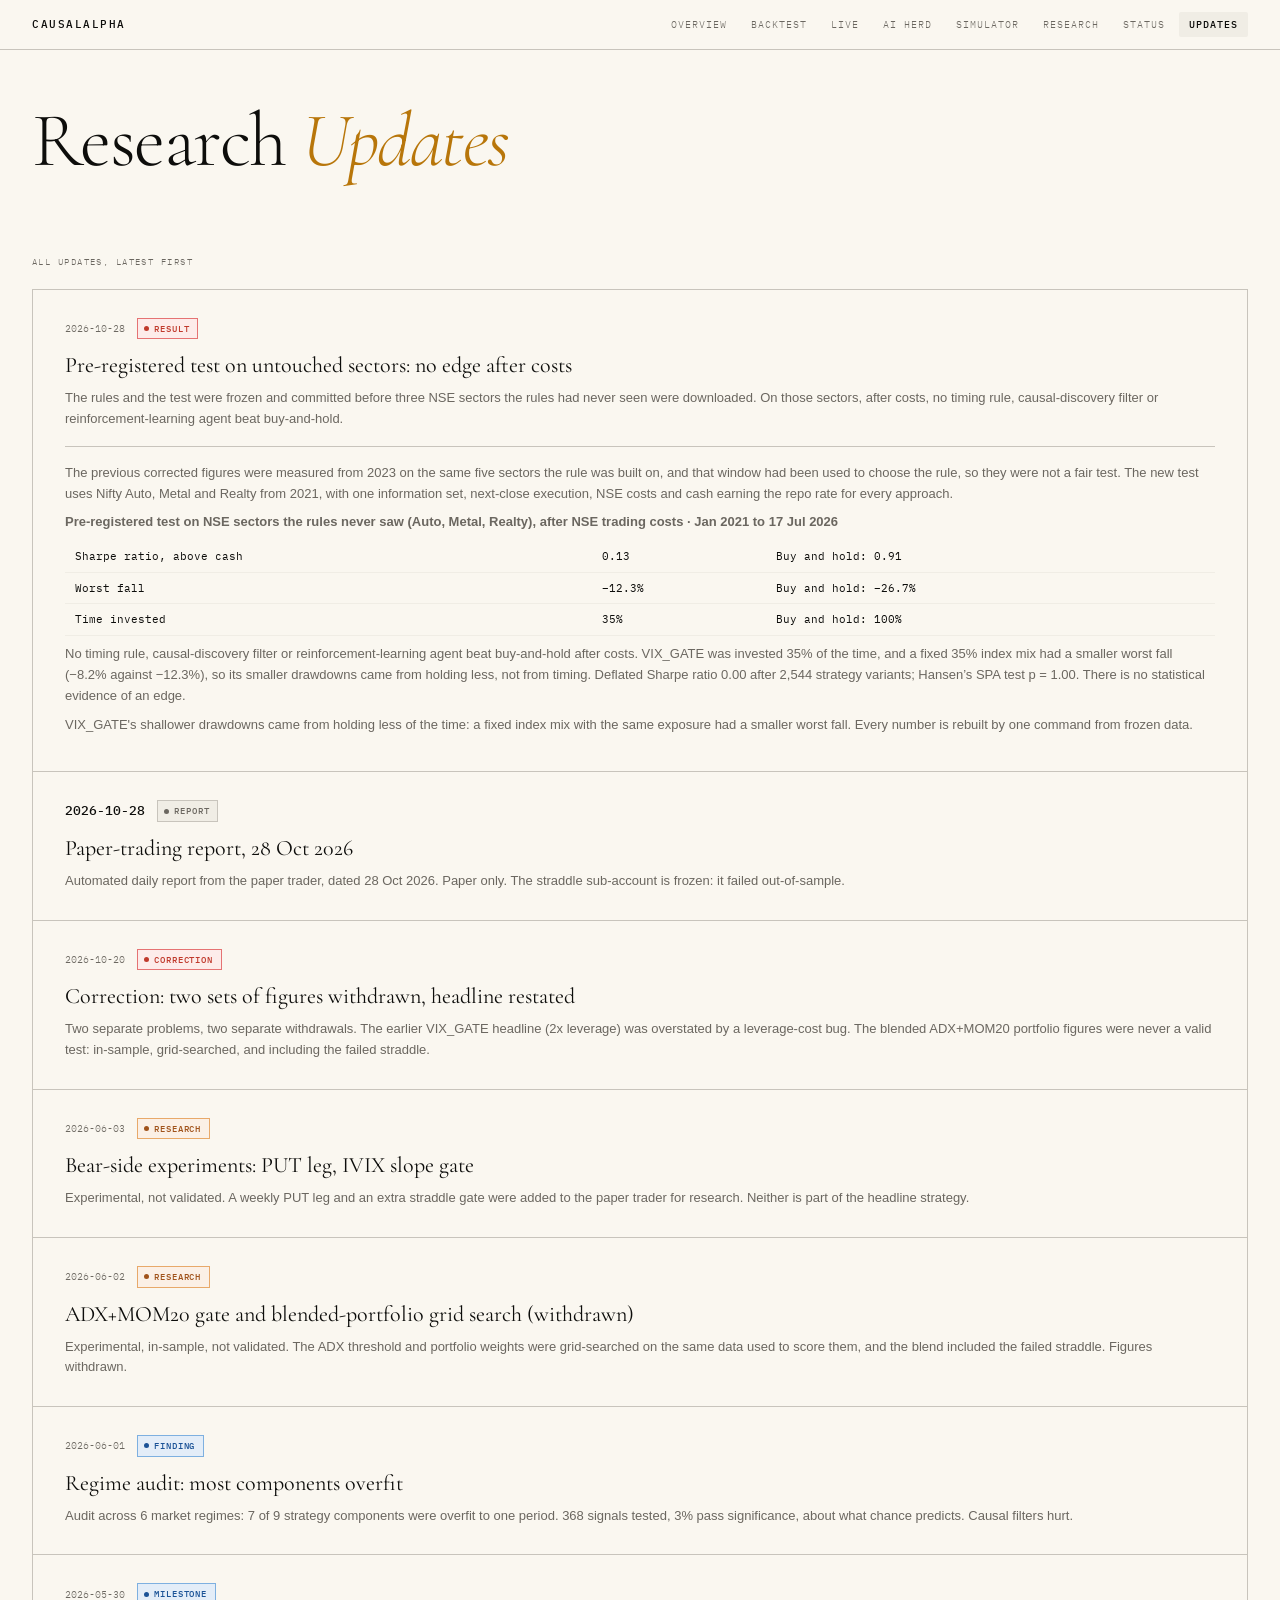
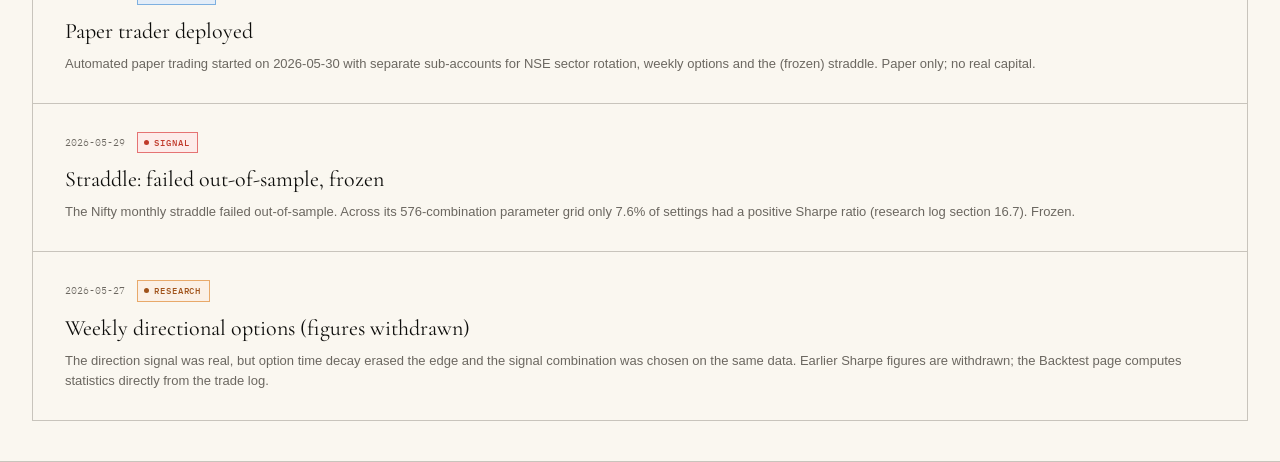
<file: news.html>
<!DOCTYPE html>
<html lang="en">
<head>
<meta charset="UTF-8"><meta name="viewport" content="width=device-width, initial-scale=1.0">
<title>Updates: CausalAlpha</title>
<link rel="preconnect" href="https://fonts.googleapis.com">
<link rel="preconnect" href="https://fonts.gstatic.com" crossorigin>
<link href="https://fonts.googleapis.com/css2?family=Cormorant+Garamond:ital,wght@0,300;0,400;0,600;1,300;1,400&family=IBM+Plex+Mono:wght@300;400;500&display=swap" rel="stylesheet">
<link rel="stylesheet" href="shared.css">
<script src="shared.js"></script>
</head>
<body>
<script>renderNav('news')</script>

<div class="container">
  <div class="page-title">Research <em>Updates</em></div>
</div>

<section class="section-sm">
  <div class="container">
    <p class="section-label">All updates, latest first</p>
    <div class="news-feed reveal" id="news-feed"></div>
  </div>
</section>

<script>
// Superseded figures from earlier entries are not repeated here: the corrected
// headline is the only performance claim, and it is loaded from headline.json.
const MILESTONES = [
  {
    date: '2026-10-28', type: 'RESULT', badge: 'fail', id: 'prereg',
    title: 'Pre-registered test on untouched sectors: no edge after costs',
    summary: 'The rules and the test were frozen and committed before three NSE sectors the rules had never seen were downloaded. On those sectors, after costs, no timing rule, causal-discovery filter or reinforcement-learning agent beat buy-and-hold.',
    body: `<p>The previous corrected figures were measured from 2023 on the same five sectors the rule was built on, and that window had been used to choose the rule, so they were not a fair test. The new test uses Nifty Auto, Metal and Realty from 2021, with one information set, next-close execution, NSE costs and cash earning the repo rate for every approach.</p>
    <div id="news-headline"><p>Loading figures</p></div>
    <p>VIX_GATE's shallower drawdowns came from holding less of the time: a fixed index mix with the same exposure had a smaller worst fall. Every number is rebuilt by one command from frozen data.</p>`
  },
  {
    date: '2026-10-20', type: 'CORRECTION', badge: 'fail', id: 'correction',
    title: 'Correction: two sets of figures withdrawn, headline restated',
    summary: 'Two separate problems, two separate withdrawals. The earlier VIX_GATE headline (2x leverage) was overstated by a leverage-cost bug. The blended ADX+MOM20 portfolio figures were never a valid test: in-sample, grid-searched, and including the failed straddle.',
    body: `<p><strong>1. VIX_GATE headline, leverage-cost bug.</strong> The earlier VIX_GATE Sharpe and annual return were run at 2x leverage while trading costs were charged as if the position were 1x. The bug is fixed in every backtester and covered by tests. A second bug forced the strategy into cash for the first 20 trading days of every test window while its indicators warmed up; that is fixed too. The figures recomputed then were later withdrawn as well; see the 28 Oct entry.</p>
    <p><strong>2. Blended ADX+MOM20 portfolio, in-sample.</strong> This blend was once shown as the headline. Its figures are withdrawn for a different reason: they were in-sample, the ADX threshold and weights were grid-searched on the same data used to score them, and the blend included the failed straddle. It was never validated and now sits under Experimental on the Backtest page.</p>`
  },
  {
    date: '2026-06-03', type: 'RESEARCH', badge: 'warn',
    title: 'Bear-side experiments: PUT leg, IVIX slope gate',
    summary: 'Experimental, not validated. A weekly PUT leg and an extra straddle gate were added to the paper trader for research. Neither is part of the headline strategy.',
    body: `<p>PUT leg: <code>bear_score ≥ 5 AND bear_score &gt; bull_score AND VIX &lt; 25</code> enters an ATM PUT on Monday and exits Tuesday. Paper only.</p>
    <p>IVIX slope gate: a proxy for VIX term-structure backwardation (Johnson 2017, JFQA), added as a further straddle gate. The straddle itself remains frozen.</p>
    <p>Research verdict: India's transaction-cost stack makes pairs and single-stock-future shorting unviable at monthly frequency.</p>`
  },
  {
    date: '2026-06-02', type: 'RESEARCH', badge: 'warn',
    title: 'ADX+MOM20 gate and blended-portfolio grid search (withdrawn)',
    summary: 'Experimental, in-sample, not validated. The ADX threshold and portfolio weights were grid-searched on the same data used to score them, and the blend included the failed straddle. Figures withdrawn.',
    body: `<p>A PCA audit found the 8 composite signals genuinely independent (7 components for 90% of variance). Variable leverage made drawdowns far worse and was closed.</p>
    <p>A bug was fixed in the paper trader: when the gate was off it held the sector at 1x instead of going to cash as the backtest assumed.</p>`
  },
  {
    date: '2026-06-01', type: 'FINDING', badge: 'research',
    title: 'Regime audit: most components overfit',
    summary: 'Audit across 6 market regimes: 7 of 9 strategy components were overfit to one period. 368 signals tested, 3% pass significance, about what chance predicts. Causal filters hurt.',
    body: `<p><strong>Overfit components:</strong> rate_shock_gate (tuned to the 2022 peak), momentum_bleed_gate (2017-specific), a weekly directional signal set (failed out-of-sample), sector exclusions, and the 576-combination straddle grid.</p>
    <p><strong>Causal signals:</strong> adding causal filters to the VIX gate lowered the Sharpe ratio. The relationships are real (the US S&amp;P 500 Granger-causes Indian sector returns) but already embedded in the VIX signal.</p>
    <p><strong>Gap:</strong> no validated strategy for a prolonged bear market.</p>`
  },
  {
    date: '2026-05-30', type: 'MILESTONE', badge: 'research',
    title: 'Paper trader deployed',
    summary: 'Automated paper trading started on 2026-05-30 with separate sub-accounts for NSE sector rotation, weekly options and the (frozen) straddle. Paper only; no real capital.',
    body: `<p>Current paper positions and NAV are on the Live page, read from paper_state.json.</p>`
  },
  {
    date: '2026-05-29', type: 'SIGNAL', badge: 'fail',
    title: 'Straddle: failed out-of-sample, frozen',
    summary: 'The Nifty monthly straddle failed out-of-sample. Across its 576-combination parameter grid only 7.6% of settings had a positive Sharpe ratio (research log section 16.7). Frozen.',
    body: `<p>The in-sample result came from many tuned parameters on few trades, a classic overfitting pattern. Any straddle on the Live page is a paper record only.</p>`
  },
  {
    date: '2026-05-27', type: 'RESEARCH', badge: 'warn',
    title: 'Weekly directional options (figures withdrawn)',
    summary: 'The direction signal was real, but option time decay erased the edge and the signal combination was chosen on the same data. Earlier Sharpe figures are withdrawn; the Backtest page computes statistics directly from the trade log.',
    body: `<p>Tuesday-close exits beat Thursday-close exits across the combinations tested.</p>`
  },
];

const feed = document.getElementById('news-feed');

loadMarkdown('data/live/reports/latest.md')
  .then(md => renderAll(md, null))
  .catch(err => renderAll(null, err));

function renderAll(reportMd, reportErr) {
  const items = [...MILESTONES];
  if (reportMd) {
    const m = reportMd.match(/\d{4}-\d{2}-\d{2}/);
    const when = m ? fmtDayMonthYear(m[0]) : 'date unknown';
    items.splice(1, 0, {
      date: m ? m[0] : 'date unknown', type: 'REPORT', badge: 'idle', html: true,
      title: 'Paper-trading report, ' + when,
      summary: 'Automated daily report from the paper trader, dated ' + when + '. Paper only. The straddle sub-account is frozen: it failed out-of-sample.',
      body: '<p class="report-date">Report date: <strong>' + esc(m ? m[0] : 'unknown') + '</strong></p>' +
        '<div class="report-content">' + markFrozenStraddle(renderMarkdown(reportMd)) + '</div>'
    });
  }

  feed.innerHTML = items.map((item, i) => `
    <div class="news-card${item.type === 'REPORT' ? ' news-report' : ''}">
      <h3 class="news-head">
        <button type="button" class="news-toggle" aria-expanded="${i === 0}" aria-controls="news-body-${i}">
          <span class="news-card-header">
            <span class="news-date">${esc(item.date)}</span>
            <span class="badge ${esc(item.badge)}">${esc(item.type)}</span>
          </span>
          <span class="news-title">${esc(item.title)}</span>
          <span class="news-summary">${esc(item.summary)}</span>
        </button>
      </h3>
      <div class="news-body${i === 0 ? ' open' : ''}" id="news-body-${i}">${item.body}</div>
    </div>
  `).join('');
  feed.querySelectorAll('.news-toggle').forEach(btn => btn.addEventListener('click', () => toggleCard(btn)));

  if (reportErr) {
    feed.insertAdjacentHTML('afterbegin', '<div id="report-error"></div>');
    loadError(document.getElementById('report-error'), 'latest paper-trading report', reportErr);
  }

  loadHeadline().then(h => {
    document.getElementById('news-headline').innerHTML =
      '<p><strong>' + esc(headlineBasis(h)) + '</strong></p><table><tbody>' +
      headlineCells(h).map(c => '<tr><td>' + esc(c.label) + '</td><td>' + esc(c.value) + '</td><td>' + esc(c.sub) + '</td></tr>').join('') +
      '</tbody></table><p>' + esc(headlineVerdict(h) + ' ' + headlineEvidence(h)) + '</p>';
  }).catch(err => headlineError(document.getElementById('news-headline'), err));
}

function toggleCard(btn) {
  const body = document.getElementById(btn.getAttribute('aria-controls'));
  if (!body) return;
  const open = body.classList.toggle('open');
  btn.setAttribute('aria-expanded', String(open));
}
</script>
</body>
</html>
</file>
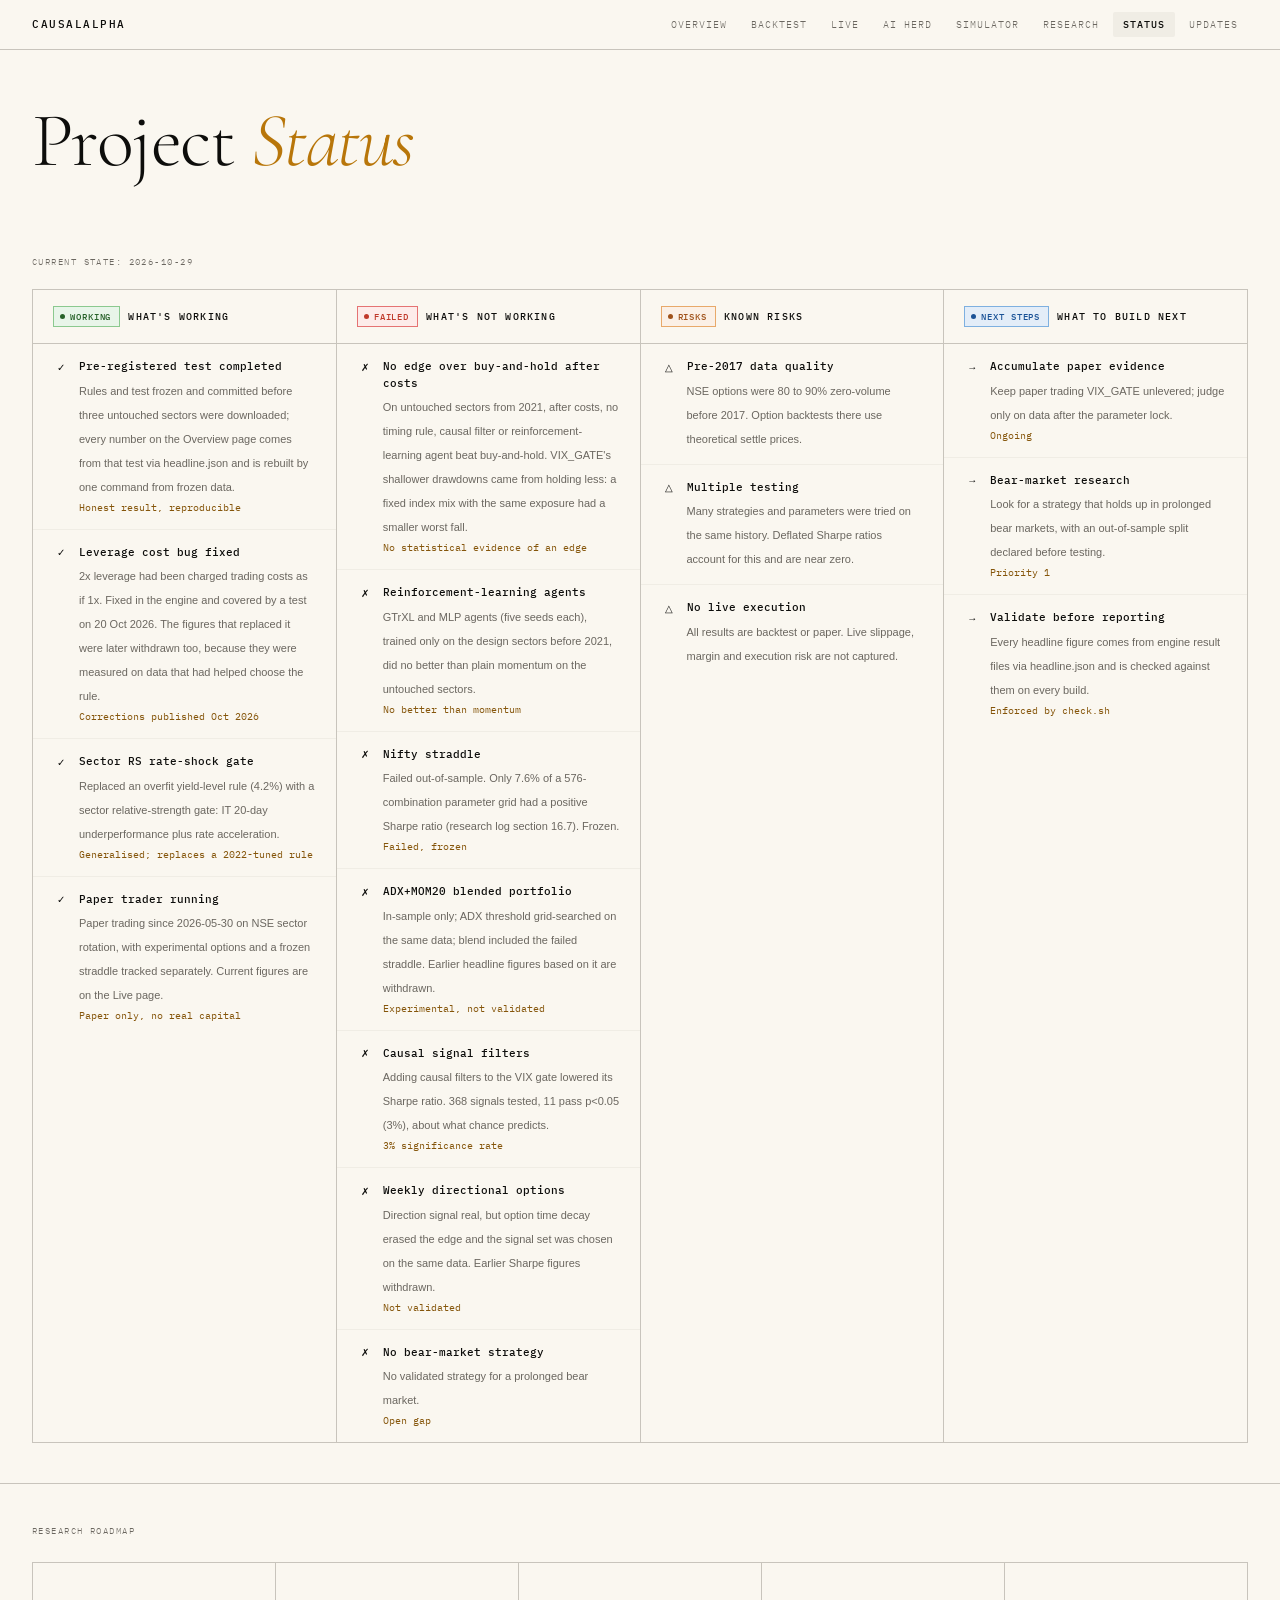
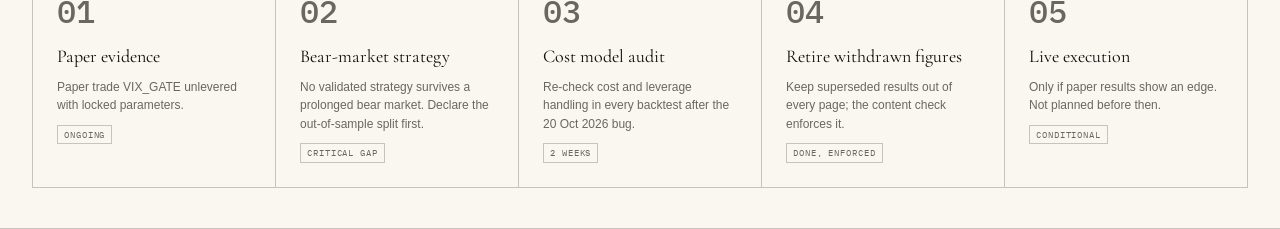
<file: status.html>
<!DOCTYPE html>
<html lang="en">
<head>
<meta charset="UTF-8"><meta name="viewport" content="width=device-width, initial-scale=1.0">
<title>Status: CausalAlpha</title>
<link rel="preconnect" href="https://fonts.googleapis.com">
<link rel="preconnect" href="https://fonts.gstatic.com" crossorigin>
<link href="https://fonts.googleapis.com/css2?family=Cormorant+Garamond:ital,wght@0,300;0,400;0,600;1,300;1,400&family=IBM+Plex+Mono:wght@300;400;500&display=swap" rel="stylesheet">
<link rel="stylesheet" href="shared.css">
<script src="shared.js"></script>
<style>
.status-4col { display: grid; grid-template-columns: repeat(4, 1fr); gap: 1px; background: var(--rule); border: 1px solid var(--rule); }
.status-col { background: var(--ground); padding: 0; }
.status-col-header { padding: 16px 20px; border-bottom: 1px solid var(--rule); display: flex; align-items: center; gap: 8px; }
.status-col-header h3 { font-family: var(--font-mono); font-size: 10px; font-weight: 500; letter-spacing: 0.12em; text-transform: uppercase; }
.status-items { list-style: none; }
.status-item { padding: 14px 20px; border-bottom: 1px solid var(--module-bg); display: flex; gap: 10px; align-items: flex-start; }
.status-item:last-child { border-bottom: none; }
.status-icon { width: 16px; height: 16px; flex-shrink: 0; margin-top: 1px; display: flex; align-items: center; justify-content: center; font-size: 10px; }
.si-title { font-family: var(--font-mono); font-size: 11px; font-weight: 500; display: block; margin-bottom: 3px; }
.si-desc { font-size: 11px; color: var(--ink-muted); line-height: 1.5; }
.si-metric { font-family: var(--font-mono); font-size: 10px; font-weight: 400; color: #85550A; display: block; margin-top: 2px; }
@media (max-width: 1024px) { .status-4col { grid-template-columns: 1fr 1fr; } }
@media (max-width: 600px) { .status-4col { grid-template-columns: 1fr; } }
</style>
</head>
<body>
<script>renderNav('status')</script>

<div class="container">
  <div class="page-title">Project <em>Status</em></div>
</div>

<section class="section-sm">
  <div class="container">
    <p class="section-label" id="status-date-label">Current State</p>
    <div class="status-4col reveal" id="status-grid">
      <div class="status-col" style="grid-column:1/-1;">
        <div style="padding:32px;color:var(--ink-muted);font-family:var(--font-mono);font-size:11px;">Loading…</div>
      </div>
    </div>
  </div>
</section>

<section class="section-sm">
  <div class="container">
    <p class="section-label">Research Roadmap</p>
    <div class="roadmap reveal" id="roadmap-grid"></div>
  </div>
</section>

<script>
loadJSON('data_status.json').then(data => {
  document.getElementById('status-date-label').textContent =
    'Current State: ' + (data.lastUpdated || new Date().toISOString().slice(0,10));

  const buildCol = (badgeCls, badgeText, heading, items, icon) => `
    <div class="status-col">
      <div class="status-col-header">
        <span class="badge ${badgeCls}">${badgeText}</span>
        <h3>${heading}</h3>
      </div>
      <ul class="status-items">
        ${(items||[]).map(item => `
          <li class="status-item">
            <div class="status-icon">${icon}</div>
            <div>
              <span class="si-title">${esc(item.title)}</span>
              <span class="si-desc">${esc(item.desc)}</span>
              ${item.metric ? '<span class="si-metric">'+esc(item.metric)+'</span>' : ''}
            </div>
          </li>`).join('')}
      </ul>
    </div>`;

  document.getElementById('status-grid').innerHTML =
    buildCol('active',   'Working',    "What's Working",      data.working||[], '✓') +
    buildCol('fail',     'Failed',     "What's Not Working",  data.failed||[], '✗') +
    buildCol('warn',     'Risks',      'Known Risks',         data.risks||[], '△') +
    buildCol('research', 'Next Steps', 'What to Build Next',  data.next||[], '→');

  document.getElementById('roadmap-grid').innerHTML = (data.roadmap||[]).map(r => `
    <div class="roadmap-card">
      <span class="roadmap-num">${esc(r.num)}</span>
      <h4>${esc(r.title)}</h4>
      <p>${esc(r.desc)}</p>
      <span class="effort-tag">${esc(r.effort)}</span>
    </div>`).join('');

}).catch(err => {
  document.getElementById('status-date-label').textContent = 'Status: data_status.json not found';
  document.getElementById('status-grid').innerHTML = `
    <div class="status-col" style="grid-column:1/-1;">
      <div style="padding:32px;" role="alert">
        <p style="font-family:var(--font-mono);font-size:12px;color:var(--red);">Could not load data_status.json (${esc(err && err.message || err)})</p>
        <p style="font-family:var(--font-mono);font-size:11px;color:var(--ink-muted);margin-top:8px;">
          Run <code>python update_status.py touch</code> or ensure data_status.json exists alongside status.html.</p>
      </div>
    </div>`;
});
</script>
</body>
</html>
</file>
<file: shared.css>
/* CausalAlpha Shared Design System */
*, *::before, *::after { box-sizing: border-box; margin: 0; padding: 0; }

:root {
  --ground: #FAF7F0;
  --ink: #0D0D0B;
  --ink-muted: #6B6760;
  --rule: #C8C4BC;
  --amber: #B8760A;
  --amber-light: #F0E4C0;
  --module-bg: #F0EDE5;
  --red: #C0392B;
  --red-light: #FDECEA;
  --green: #27622A;
  --green-light: #E8F5E9;
  --blue: #1A5296;
  --blue-light: #E3EDF8;

  --font-serif: 'Cormorant Garamond', Georgia, serif;
  --font-mono: 'IBM Plex Mono', 'Courier New', monospace;
  --font-sans: -apple-system, 'Helvetica Neue', Arial, sans-serif;
  --max-w: 1320px;
}

html { font-size: 16px; scroll-behavior: smooth; }
body { background: var(--ground); color: var(--ink); font-family: var(--font-sans); line-height: 1.5; -webkit-font-smoothing: antialiased; }

/* ——— LAYOUT ——— */
.container { max-width: var(--max-w); margin: 0 auto; padding: 0 32px; }
.section { padding: 64px 0; border-bottom: 1px solid var(--rule); }
.section-sm { padding: 40px 0; border-bottom: 1px solid var(--rule); }
.rule-v { width: 1px; background: var(--rule); align-self: stretch; }
.rule-h { height: 1px; background: var(--rule); width: 100%; }

/* ——— HEADER / NAV ——— */
#site-header {
  position: sticky; top: 0; z-index: 200;
  background: var(--ground); border-bottom: 1px solid var(--rule);
  padding: 12px 0;
}
#site-header .container { display: flex; justify-content: space-between; align-items: center; }
.wordmark { font-family: var(--font-mono); font-size: 11px; font-weight: 500; letter-spacing: 0.14em; text-transform: uppercase; text-decoration: none; color: var(--ink); }
.site-nav { display: flex; gap: 4px; }
.site-nav a {
  font-family: var(--font-mono); font-size: 10px; font-weight: 300; letter-spacing: 0.1em;
  text-transform: uppercase; color: var(--ink-muted); text-decoration: none;
  padding: 5px 10px; border-radius: 2px; transition: all 0.15s;
}
.site-nav a:hover { color: var(--ink); background: var(--module-bg); }
.site-nav a.active { color: var(--ink); background: var(--module-bg); font-weight: 500; }

/* ——— PAGE TITLE ——— */
.page-title {
  font-family: var(--font-serif); font-weight: 300; font-size: clamp(40px, 6vw, 80px);
  line-height: 0.9; letter-spacing: -0.02em; padding: 56px 0 40px;
}
.page-title em { font-style: italic; color: var(--amber); }
.section-label {
  font-family: var(--font-mono); font-size: 9px; font-weight: 300;
  letter-spacing: 0.16em; text-transform: uppercase; color: var(--ink-muted); margin-bottom: 20px;
}

/* ——— BENTO ——— */
.bento { border: 1px solid var(--rule); }
.bento-row { display: grid; border-bottom: 1px solid var(--rule); }
.bento-row:last-child { border-bottom: none; }
.bento-row-2 { grid-template-columns: 1fr 1fr; }
.bento-row-3 { grid-template-columns: 1fr 1fr 1fr; }
.bento-row-4 { grid-template-columns: 1fr 1fr 1fr 1fr; }
.bento-row-1 { grid-template-columns: 1fr; }
.bento-cell { padding: 24px 28px; border-right: 1px solid var(--rule); }
.bento-cell:last-child { border-right: none; }
.bento-cell.pad-lg { padding: 32px; }

/* ——— METRICS ——— */
.metric-label { font-family: var(--font-mono); font-size: 9px; font-weight: 300; letter-spacing: 0.14em; text-transform: uppercase; color: var(--ink-muted); display: block; margin-bottom: 8px; }
.metric-value { font-family: var(--font-mono); font-size: clamp(32px, 3.5vw, 48px); font-weight: 500; line-height: 1; display: block; letter-spacing: -0.025em; }
.metric-value.amber { color: var(--amber); }
.metric-value.red { color: var(--red); }
.metric-value.green { color: var(--green); }
.metric-sub { font-family: var(--font-mono); font-size: 10px; font-weight: 300; color: var(--ink-muted); margin-top: 6px; display: block; }

/* ——— BADGES ——— */
.badge {
  display: inline-flex; align-items: center; gap: 5px;
  font-family: var(--font-mono); font-size: 9px; font-weight: 500;
  letter-spacing: 0.1em; text-transform: uppercase; padding: 3px 8px 3px 6px;
}
.badge::before { content: ''; width: 5px; height: 5px; border-radius: 50%; background: currentColor; }
.badge.active { color: var(--green); background: var(--green-light); border: 1px solid #8BC98F; }
.badge.research { color: var(--blue); background: var(--blue-light); border: 1px solid #7EB0E0; }
.badge.paused { color: #A0521A; background: #FBF0E6; border: 1px solid #E8A96A; }
.badge.fail { color: var(--red); background: var(--red-light); border: 1px solid #E57373; }
.badge.go { color: var(--green); background: var(--green-light); border: 1px solid #8BC98F; }
.badge.nogo { color: var(--red); background: var(--red-light); border: 1px solid #E57373; }
.badge.warn { color: #A0521A; background: #FBF0E6; border: 1px solid #E8A96A; }
.badge.idle { color: var(--ink-muted); background: var(--module-bg); border: 1px solid var(--rule); }

/* ——— TABS ——— */
.tab-nav { display: flex; border-bottom: 1px solid var(--rule); margin-bottom: 40px; overflow-x: auto; max-width: 100%; scrollbar-width: thin; }
.tab-btn {
  font-family: var(--font-mono); font-size: 10px; font-weight: 300; letter-spacing: 0.1em;
  text-transform: uppercase; padding: 12px 20px; background: none; border: none;
  border-bottom: 2px solid transparent; cursor: pointer; color: var(--ink-muted);
  margin-bottom: -1px; transition: all 0.15s; white-space: nowrap; flex-shrink: 0;
}
.tab-btn:hover { color: var(--ink); }
.tab-btn.active { color: var(--ink); border-bottom-color: var(--ink); font-weight: 500; }
.tab-panel { display: none; }
.tab-panel.active { display: block; }

/* ——— TABLES ——— */
.data-table { width: 100%; border-collapse: collapse; font-family: var(--font-mono); font-size: 11px; }
.data-table th {
  font-weight: 400; font-size: 9px; letter-spacing: 0.1em; text-transform: uppercase;
  color: var(--ink-muted); padding: 10px 12px; text-align: left;
  border-bottom: 1px solid var(--rule); cursor: pointer; user-select: none;
  white-space: nowrap;
}
.data-table th:hover { color: var(--ink); }
.data-table th.sort-asc::after { content: ' ↑'; }
.data-table th.sort-desc::after { content: ' ↓'; }
.data-table td { padding: 9px 12px; border-bottom: 1px solid var(--module-bg); vertical-align: middle; }
.data-table tr:hover td { background: var(--module-bg); }
.data-table .pos { color: var(--green); }
.data-table .neg { color: var(--red); }
.data-table .call { color: var(--blue); }
.data-table .put { color: #8B4513; }
.table-wrap { overflow-x: auto; border: 1px solid var(--rule); }
.table-controls { display: flex; gap: 12px; align-items: center; margin-bottom: 16px; flex-wrap: wrap; }
.table-controls select, .table-controls input {
  font-family: var(--font-mono); font-size: 10px; letter-spacing: 0.06em;
  padding: 6px 10px; border: 1px solid var(--rule); background: var(--ground);
  color: var(--ink);
}
.table-controls select:focus, .table-controls input:focus { border-color: var(--amber); }

/* ——— CHARTS ——— */
.chart-wrap { position: relative; }
.chart-label { font-family: var(--font-mono); font-size: 10px; font-weight: 300; letter-spacing: 0.1em; text-transform: uppercase; color: var(--ink-muted); margin-bottom: 12px; }

/* ——— CALLOUT ——— */
.callout { padding: 16px 20px; border: 1px solid var(--rule); margin: 20px 0; }
.callout.warn { border-color: var(--amber); background: var(--amber-light); }
.callout.fail { border-color: var(--red); background: var(--red-light); }
.callout.ok { border-color: var(--green); background: var(--green-light); }
.callout p { font-size: 13px; line-height: 1.6; }
.callout strong { font-family: var(--font-mono); font-size: 11px; letter-spacing: 0.06em; display: block; margin-bottom: 4px; text-transform: uppercase; }

/* ——— METHOD CARDS ——— */
.method-grid { display: grid; grid-template-columns: repeat(3, 1fr); gap: 40px; }
.method-card { padding-top: 16px; border-top: 2px solid var(--ink); }
.method-num { font-family: var(--font-mono); font-size: 10px; font-weight: 300; letter-spacing: 0.1em; color: var(--ink-muted); display: block; margin-bottom: 8px; }
.method-card h3 { font-family: var(--font-serif); font-size: 22px; font-weight: 400; line-height: 1.2; margin-bottom: 10px; }
.method-card p { font-size: 13px; color: var(--ink-muted); line-height: 1.65; }

/* ——— EDITORIAL ——— */
.editorial p { font-family: var(--font-serif); font-size: clamp(16px, 1.4vw, 20px); font-weight: 300; line-height: 1.58; }
.editorial p + p { margin-top: 14px; }
.editorial strong { font-weight: 600; }

/* ——— SLIDERS ——— */
.slider-row { display: flex; align-items: center; gap: 12px; margin-bottom: 14px; }
.slider-row label { font-family: var(--font-mono); font-size: 10px; font-weight: 400; letter-spacing: 0.08em; color: var(--ink); width: 100px; flex-shrink: 0; }
.slider-row input[type=range] { flex: 1; accent-color: var(--amber); }
.slider-row .slider-val { font-family: var(--font-mono); font-size: 13px; font-weight: 500; width: 44px; text-align: right; flex-shrink: 0; }
.radio-row { display: flex; gap: 6px; margin-bottom: 16px; align-items: center; }
.radio-row .radio-label { font-family: var(--font-mono); font-size: 10px; letter-spacing: 0.08em; width: 100px; flex-shrink: 0; }
.radio-btn { font-family: var(--font-mono); font-size: 10px; padding: 4px 10px; border: 1px solid var(--rule); background: var(--ground); cursor: pointer; color: var(--ink-muted); transition: all 0.15s; }
.radio-btn.selected { background: var(--ink); color: var(--ground); border-color: var(--ink); }
.preset-btns { display: flex; flex-wrap: wrap; gap: 8px; margin-bottom: 24px; }
.preset-btn { font-family: var(--font-mono); font-size: 10px; letter-spacing: 0.08em; padding: 6px 14px; border: 1px solid var(--rule); background: var(--ground); cursor: pointer; color: var(--ink-muted); transition: all 0.15s; }
.preset-btn:hover { border-color: var(--amber); color: var(--amber); }

/* ——— NEWS CARDS ——— */
.news-feed { display: flex; flex-direction: column; gap: 1px; background: var(--rule); border: 1px solid var(--rule); }
.news-card { background: var(--ground); padding: 28px 32px; }
.news-card:hover { background: var(--module-bg); }
.news-card h3.news-head { font: inherit; margin: 0; }
.news-toggle { display: block; width: 100%; text-align: left; background: none; border: 0; padding: 0; margin: 0; font: inherit; color: inherit; cursor: pointer; }
.news-card-header { display: flex; align-items: center; gap: 12px; margin-bottom: 10px; }
.news-date { font-family: var(--font-mono); font-size: 10px; font-weight: 300; color: var(--ink-muted); }
.news-report .news-date { font-size: 13px; font-weight: 500; color: var(--ink); }
.news-title { display: block; font-family: var(--font-serif); font-size: 22px; font-weight: 400; margin-bottom: 6px; }
.news-summary { display: block; font-size: 13px; color: var(--ink-muted); line-height: 1.6; }
.news-card p { font-size: 13px; color: var(--ink-muted); line-height: 1.6; }
.report-date { font-family: var(--font-mono); font-size: 12px; letter-spacing: 0.06em; text-transform: uppercase; }
.report-date strong { color: var(--ink); font-size: 15px; }
.frozen-tag { margin-left: 6px; vertical-align: middle; }
.news-body { display: none; margin-top: 16px; padding-top: 16px; border-top: 1px solid var(--rule); font-size: 13px; line-height: 1.7; }
.news-body.open { display: block; }
.news-body h3 { font-family: var(--font-mono); font-size: 11px; font-weight: 500; letter-spacing: 0.1em; text-transform: uppercase; margin: 16px 0 8px; color: var(--ink); }
.news-body p { color: var(--ink-muted); margin-bottom: 8px; }
.news-body table { width: 100%; border-collapse: collapse; font-family: var(--font-mono); font-size: 11px; margin: 8px 0; }
.news-body td, .news-body th { padding: 6px 10px; border-bottom: 1px solid var(--module-bg); text-align: left; }
.news-body th { color: var(--ink-muted); font-size: 9px; letter-spacing: 0.1em; text-transform: uppercase; }

/* ——— ROADMAP ——— */
.roadmap { display: grid; grid-template-columns: repeat(5, 1fr); gap: 1px; background: var(--rule); border: 1px solid var(--rule); margin-top: 24px; }
.roadmap-card { background: var(--ground); padding: 24px; }
.roadmap-num { font-family: var(--font-mono); font-size: 32px; font-weight: 500; color: var(--ink-muted); display: block; margin-bottom: 8px; }
.roadmap-card h4 { font-family: var(--font-serif); font-size: 18px; font-weight: 400; margin-bottom: 8px; }
.roadmap-card p { font-size: 12px; color: var(--ink-muted); line-height: 1.55; }
.effort-tag { display: inline-block; font-family: var(--font-mono); font-size: 9px; letter-spacing: 0.1em; text-transform: uppercase; padding: 2px 6px; margin-top: 10px; border: 1px solid var(--rule); color: var(--ink-muted); }

/* ——— SAMPLE TAGS (regime table) ——— */
.sample-tag { display: block; margin-top: 3px; font-size: 9px; letter-spacing: 0.08em; text-transform: uppercase; color: var(--ink-muted); }
.sample-tag.oos { color: var(--ink); font-weight: 500; }
.regime-table tr.oos td { border-top: 1px solid var(--ink); border-bottom: 1px solid var(--ink); }

/* ——— FOCUS ——— */
a:focus-visible, button:focus-visible, select:focus-visible, input:focus-visible,
[tabindex]:focus-visible, summary:focus-visible { outline: 2px solid var(--ink); outline-offset: 2px; }

/* ——— REVEAL (motion only when the user has not asked for less) ——— */
@media (prefers-reduced-motion: no-preference) {
  .reveal { opacity: 0; transform: translateY(12px); transition: opacity 0.6s ease, transform 0.6s ease; }
  .reveal.in { opacity: 1; transform: none; }
}
@media (prefers-reduced-motion: reduce) {
  html { scroll-behavior: auto; }
  *, *::before, *::after { animation-duration: 0.01ms !important; animation-iteration-count: 1 !important; transition-duration: 0.01ms !important; }
  .reveal { opacity: 1; transform: none; }
}

/* ——— RESPONSIVE ——— */
@media (max-width: 1024px) {
  .bento-row-4 { grid-template-columns: 1fr 1fr; }
  .method-grid { grid-template-columns: 1fr 1fr; }
  .roadmap { grid-template-columns: 1fr 1fr 1fr; }
}
@media (max-width: 768px) {
  .container { padding: 0 16px; }
  .bento-row-3, .bento-row-2 { grid-template-columns: 1fr; }
  .bento-cell { border-right: none; border-bottom: 1px solid var(--rule); }
  .bento-cell:last-child { border-bottom: none; }
  .method-grid { grid-template-columns: 1fr; }
  .roadmap { grid-template-columns: 1fr 1fr; }
  .rule-v { display: none; }
  .site-nav { display: none; }
}

/* charts can never widen the page (Chart.js may draw at full size before its responsive resize) */
.chart-wrap { position: relative; min-width: 0; max-width: 100%; overflow: hidden; }
.chart-wrap canvas { max-width: 100% !important; }
</file>
